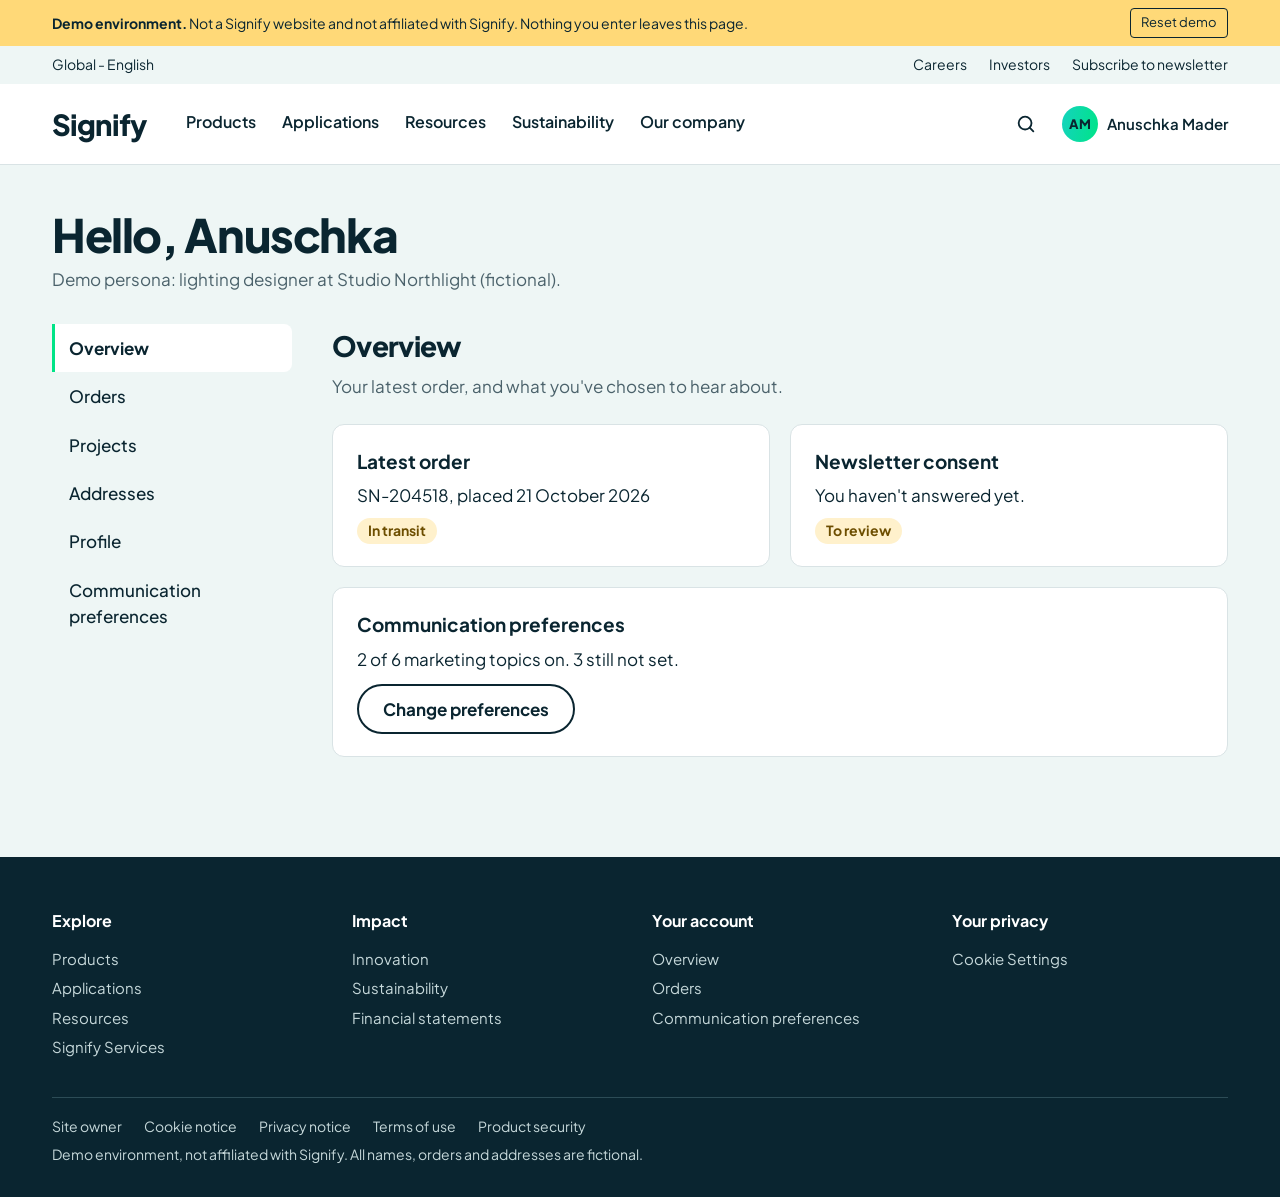
<file: account.html>
<!doctype html>
<!-- DEMO ENVIRONMENT, not affiliated with Signify. Fictional persona and data only. -->
<html lang="en">
<head>
<!-- ==================== PASTE THE ONETRUST COOKIE BANNER SCRIPT HERE ==================== -->

<!-- ================================ END ONETRUST SCRIPT ================================ -->
<meta charset="utf-8">
<meta name="viewport" content="width=device-width, initial-scale=1">
<meta name="robots" content="noindex, nofollow">
<title>My account (demo)</title>

<!-- Web form IDs and switches live in js/onetrust-config.js -->
<script src="js/onetrust-config.js"></script>
<script src="js/images.js"></script>

<link rel="preconnect" href="https://fonts.googleapis.com">
<link rel="preconnect" href="https://fonts.gstatic.com" crossorigin>
<link href="https://fonts.googleapis.com/css2?family=Plus+Jakarta+Sans:wght@400;500;600;700;800&display=swap" rel="stylesheet">
<link rel="stylesheet" href="css/site.css">
</head>
<body>

<div class="strip" role="note">
  <div class="wrap">
    <span><strong>Demo environment.</strong> Not a Signify website and not affiliated with Signify. <span id="strip-data">Nothing you enter leaves this page.</span></span>
    <span class="strip-tools">
      <button type="button" data-act="reset">Reset demo</button>
    </span>
  </div>
</div>

<div class="utility">
  <div class="wrap">
    <span class="market">Global - English</span>
    <a class="sub" href="#" data-dead>Careers</a>
    <a class="sub" href="#" data-dead>Investors</a>
    <a href="index.html#newsletter">Subscribe to newsletter</a>
  </div>
</div>

<header class="site">
  <div class="wrap">
    <a class="brand" href="index.html">Signify</a>
    <nav class="primary" aria-label="Main">
      <a href="index.html#products">Products</a>
      <a href="index.html#applications">Applications</a>
      <a href="index.html#resources">Resources</a>
      <a href="index.html#sustainability">Sustainability</a>
      <a href="#" data-dead>Our company</a>
    </nav>
    <div class="head-tools">
      <button type="button" class="icon-btn" data-dead aria-label="Search"><svg width="22" height="22" viewBox="0 0 24 24" fill="none" stroke="currentColor" stroke-width="2" stroke-linecap="round" aria-hidden="true"><circle cx="11" cy="11" r="7"/><path d="m20 20-4-4"/></svg></button>
      <a class="account-link" href="#account" aria-label="My account, Anuschka Mader"><span class="avatar" aria-hidden="true">AM</span><span class="nm">Anuschka Mader</span></a>
    </div>
  </div>
</header>

<main>
<div class="view on" id="view-account">
    <div class="wrap account">
      <div class="account-head">
        <h1>Hello, Anuschka</h1>
        <p>Demo persona: lighting designer at Studio Northlight (fictional).</p>
      </div>
      <div class="account-grid">
        <nav class="side" aria-label="Account">
          <a href="#account">Overview</a>
          <a href="#orders">Orders</a>
          <a href="#projects">Projects</a>
          <a href="#addresses">Addresses</a>
          <a href="#profile">Profile</a>
          <a href="#preferences">Communication preferences</a>
        </nav>
        <div>
          <div class="panel" id="panel-account">
            <h2>Overview</h2>
            <p class="intro">Your latest order, and what you've chosen to hear about.</p>
            <div class="twoup">
              <div class="sheet"><h3>Latest order</h3><p>SN-204518, placed 21 October 2026</p><p style="margin-top:8px"><span class="pill">In transit</span></p></div>
              <div class="sheet"><h3>Newsletter consent</h3><p id="ov-consent-text">You haven't answered yet.</p><p style="margin-top:8px"><span class="pill" id="ov-consent">To review</span></p></div>
            </div>
            <div class="sheet"><h3>Communication preferences</h3><p id="ov-summary"></p><p style="margin-top:12px"><a class="btn ghost" href="#preferences">Change preferences</a></p></div>
          </div>

          <div class="panel" id="panel-orders">
            <h2>Orders</h2><p class="intro">Fictional orders for this demo.</p>
            <div class="sheet scroll"><table>
              <thead><tr><th>Order</th><th>Date</th><th>Project</th><th>Status</th></tr></thead>
              <tbody>
                <tr><td>SN-204518</td><td>21 Oct 2026</td><td>Harbour office refit</td><td><span class="pill">In transit</span></td></tr>
                <tr><td>SN-203977</td><td>2 Sep 2026</td><td>School sports hall</td><td><span class="pill ok">Delivered</span></td></tr>
                <tr><td>SN-202640</td><td>11 Jun 2026</td><td>Harbour office refit</td><td><span class="pill ok">Delivered</span></td></tr>
              </tbody>
            </table></div>
          </div>

          <div class="panel" id="panel-projects">
            <h2>Projects</h2><p class="intro">Saved lighting projects and their warranty dates.</p>
            <div class="sheet scroll"><table>
              <thead><tr><th>Project</th><th>Sector</th><th>Warranty until</th></tr></thead>
              <tbody>
                <tr><td>Harbour office refit</td><td>Office</td><td>June 2031</td></tr>
                <tr><td>School sports hall</td><td>Education</td><td>September 2031</td></tr>
              </tbody>
            </table></div>
          </div>

          <div class="panel" id="panel-addresses">
            <h2>Addresses</h2><p class="intro">Where we send deliveries and invoices.</p>
            <div class="twoup">
              <div class="sheet"><h3>Delivery</h3><p>Studio Northlight<br>12 Example Street<br>00000 Demo City</p></div>
              <div class="sheet"><h3>Invoices</h3><p>Studio Northlight, Accounts<br>12 Example Street<br>00000 Demo City</p></div>
            </div>
          </div>

          <div class="panel" id="panel-profile">
            <h2>Profile</h2><p class="intro">Everything here is fictional.</p>
            <div class="sheet"><dl class="facts">
              <dt>Name</dt><dd>Anuschka Mader</dd>
              <dt>Email</dt><dd>anuschka.mader@example.com</dd>
              <dt>Company</dt><dd>Studio Northlight</dd>
              <dt>Role</dt><dd>Lighting designer</dd>
              <dt>Language</dt><dd>English</dd>
            </dl></div>
          </div>

          <div class="panel" id="panel-preferences">
            <h2>Communication preferences</h2>
            <p class="intro">Turn each topic on or off, then set how often you hear from us. Service messages about your orders and warranties always reach you.</p>
            <!-- Optional OneTrust preference centre embed. It stays hidden until something renders into it. -->
            <div id="ot-pref-center"></div>
            <div id="purposes"></div>
            <div class="save-bar">
              <span id="save-state" role="status">No unsaved changes</span>
              <span class="acts">
                <button type="button" class="btn ghost" id="optout-all">Turn off all marketing</button>
                <button type="button" class="btn glow" id="save-prefs" disabled>Save preferences</button>
              </span>
            </div>
            <div class="sheet">
              <h3>Consent history</h3>
              <p style="color:var(--steel);margin-bottom:10px">Every change is recorded with the date and where you made it.</p>
              <div class="scroll"><table>
                <thead><tr><th>Date</th><th>Topic</th><th>Change</th><th>Made in</th></tr></thead>
                <tbody id="receipts"></tbody>
              </table></div>
            </div>
          </div>
        </div>
      </div>
    </div>
</div>
</main>


<footer class="site">
  <div class="wrap">
    <div class="foot-grid">
      <div><h3>Explore</h3><a href="index.html#products">Products</a><a href="index.html#applications">Applications</a><a href="index.html#resources">Resources</a><a href="#" data-dead>Signify Services</a></div>
      <div><h3>Impact</h3><a href="#" data-dead>Innovation</a><a href="index.html#sustainability">Sustainability</a><a href="#" data-dead>Financial statements</a></div>
      <div><h3>Your account</h3><a href="#account">Overview</a><a href="#orders">Orders</a><a href="#preferences">Communication preferences</a></div>
      <div><h3>Your privacy</h3><a id="ot-sdk-btn" class="ot-sdk-show-settings" href="#">Cookie Settings</a></div>
    </div>
    <div class="foot-note">
      <a href="#" data-dead>Site owner</a><a href="#" data-dead>Cookie notice</a><a href="#" data-dead>Privacy notice</a><a href="#" data-dead>Terms of use</a><a href="#" data-dead>Product security</a>
      <span>Demo environment, not affiliated with Signify. All names, orders and addresses are fictional.</span>
    </div>
  </div>
</footer>

<div class="scrim" id="scrim"></div>

<!-- Newsletter pop-up. The OneTrust web form renders into #ot-container. -->
<div class="modal" id="signup" role="dialog" aria-modal="true" aria-labelledby="signup-title" inert>
  <div class="signup-art">
    <h2 id="signup-title">Be the first!</h2>
    <p>New products, training dates and event invitations. Choose your topics now, and change them whenever you like.</p>
  </div>
  <div class="signup-body">
    <button type="button" class="close" id="signup-close" aria-label="Close pop-up">×</button>
    <div id="ot-container"></div>
    <form id="fallback-form">
      <div class="fields-two">
        <div class="field"><label for="f-name">First name</label><input id="f-name" name="firstName" autocomplete="off" value="Anuschka" required></div>
        <div class="field"><label for="f-email">Work email</label><input id="f-email" name="email" type="email" autocomplete="off" value="anuschka.mader@example.com" required></div>
      </div>
      <div class="field"><label for="f-role">Your role</label>
        <select id="f-role" name="role"><option>Lighting designer or engineer</option><option>System integrator</option><option>Installer or wholesaler</option><option>Facility or building manager</option></select>
      </div>
      <label class="check"><input type="checkbox" id="f-consent" name="consent" required><span>Send me Signify product news and event invitations by email. I can opt out at any time.</span></label>
      <button class="btn glow" type="submit">Subscribe</button>
    </form>
  </div>
</div>

<div id="toast" role="status" aria-live="polite"></div>

<!-- Dummy tags for the CMP auto-blocking demo. They only log to the console.
     Inert until the matching category is allowed. With the real CMP live, OneTrust activates them itself. -->
<script type="text/plain" class="optanon-category-C0002" data-demo-tag>console.log("[Demo analytics] page view recorded (dummy tag, category C0002)");</script>
<script type="text/plain" class="optanon-category-C0004" data-demo-tag>console.log("[Demo ads] advertising pixel fired (dummy tag, category C0004)");</script>

<script src="js/site.js"></script>
</body>
</html>
</file>
<file: css/site.css>
:root{
  --ink:#0a2530; --ink-2:#123a45; --steel:#4b626b; --line:#d9e3e5;
  --mist:#eef6f5; --white:#fff; --green:#00e487; --teal:#14d3be;
  --green-ink:#00694a; --focus:#07646b; --alert:#a13c12; --notice:#ffd978;
  --grad:linear-gradient(100deg,#14d3be,#00e487);
  --font:"Plus Jakarta Sans","Helvetica Neue",Helvetica,Arial,sans-serif;
}
*{box-sizing:border-box}
html{scroll-behavior:smooth;-webkit-text-size-adjust:100%}
body{margin:0;background:var(--white);color:var(--ink);font:400 17px/1.55 var(--font)}
h1,h2,h3,p{margin:0}
a{color:inherit}
button,input,select{font:inherit;color:inherit}
button{cursor:pointer}
:focus-visible{outline:3px solid var(--focus);outline-offset:2px}
.wrap{max-width:1240px;margin:0 auto;padding:0 32px}

/* Demo strip stays on every view, and it has no close control on purpose */
.strip{position:sticky;top:0;z-index:50;background:var(--notice);color:var(--ink);font-size:14px;line-height:1.35}
.strip .wrap{display:flex;gap:8px 24px;align-items:center;justify-content:space-between;flex-wrap:wrap;padding-top:8px;padding-bottom:8px}
.strip strong{font-weight:700}
.strip-tools{display:flex;gap:6px;flex-wrap:wrap}
.strip-tools button{background:none;border:1px solid var(--ink);border-radius:4px;padding:3px 10px;font-size:13px;min-height:30px}
.strip-tools button:hover{background:var(--ink);color:var(--notice)}

.utility{background:var(--mist);font-size:14px}
.utility .wrap{display:flex;justify-content:flex-end;gap:22px;align-items:center;min-height:38px}
.utility a,.utility button{background:none;border:0;padding:4px 0;text-decoration:none;font-size:14px}
.utility a:hover,.utility button:hover{text-decoration:underline;text-underline-offset:3px}
.utility .market{margin-right:auto}
header.site{background:var(--white);border-bottom:1px solid var(--line)}
header.site .wrap{display:flex;align-items:center;gap:40px;min-height:80px}
.brand{font-size:29px;font-weight:800;letter-spacing:-.03em;text-decoration:none;line-height:1}
.brand small{display:block;font-size:12px;font-weight:500;letter-spacing:0;color:var(--steel);margin-top:4px}
nav.primary{display:flex;gap:26px;flex:1}
nav.primary a{text-decoration:none;font-weight:600;font-size:16px;padding:8px 0;border-bottom:3px solid transparent}
nav.primary a:hover{border-image:var(--grad) 1}
.head-tools{display:flex;gap:14px;align-items:center}
.icon-btn{background:none;border:0;width:44px;height:44px;display:grid;place-items:center;border-radius:50%}
.icon-btn:hover{background:var(--mist)}
.account-link{display:flex;gap:9px;align-items:center;text-decoration:none;font-weight:600;font-size:15px}
.avatar{width:36px;height:36px;border-radius:50%;background:var(--grad);color:var(--ink);display:grid;place-items:center;font-size:13px;font-weight:800}

.view{display:none}
.view.on{display:block}

.btn{display:inline-flex;align-items:center;justify-content:center;min-height:48px;padding:10px 24px;border-radius:30px;border:2px solid var(--ink);background:var(--ink);color:var(--white);font-weight:700;text-decoration:none}
.btn:hover{background:var(--ink-2);border-color:var(--ink-2)}
.btn.glow{background:var(--green);border-color:var(--green);color:var(--ink)}
.btn.glow:hover{background:var(--teal);border-color:var(--teal)}
.btn.ghost{background:none;color:inherit;border-color:currentColor}
.btn.ghost:hover{background:rgba(120,150,155,.16)}

/* Hero: one headline over a set of drawn scenes */
.hero{position:relative;background:var(--ink);color:var(--white);overflow:hidden;min-height:620px;display:flex;align-items:flex-end}
.slide{position:absolute;inset:0;opacity:0;transition:opacity .6s}
.slide.on{opacity:1}
.slide img{position:absolute;inset:0;width:100%;height:100%;object-fit:cover;object-position:center}
.hero::after{content:"";position:absolute;inset:0;background:linear-gradient(90deg,rgba(10,37,48,.85) 0%,rgba(10,37,48,.5) 45%,rgba(10,37,48,.1) 75%)}
.hero .wrap{position:relative;z-index:2;width:100%;padding-top:64px;padding-bottom:56px}
.hero h1{font-size:clamp(46px,7.4vw,104px);line-height:.98;letter-spacing:-.04em;font-weight:800;max-width:9ch}
.hero .cta{margin-top:28px}
.hero-foot{display:flex;align-items:center;gap:16px;margin-top:32px;flex-wrap:wrap}
.hero-foot p{font-size:15px;color:#d8e8e8;min-width:15em}
.dots{display:flex;gap:6px}
.dots button{width:44px;height:44px;border:0;background:none;padding:0;display:grid;place-items:center}
.dots button::before{content:"";width:30px;height:4px;border-radius:2px;background:rgba(255,255,255,.45)}
.dots button[aria-current="true"]::before{background:var(--green)}

section.block{padding:84px 0}
section.block h2{font-size:clamp(30px,3.6vw,46px);letter-spacing:-.03em;line-height:1.1;font-weight:800;max-width:20ch}
section.tinted{background:var(--mist)}
.lede{max-width:36em;margin-top:14px;color:var(--steel);font-size:19px}
.head-row{display:flex;justify-content:space-between;align-items:flex-end;gap:20px;flex-wrap:wrap}
.tiles{display:grid;grid-template-columns:1fr 1fr;gap:24px;margin-top:40px}
.tile{position:relative;min-height:340px;border-radius:14px;overflow:hidden;display:flex;align-items:flex-end;padding:28px;color:var(--white);text-decoration:none;background:var(--ink)}
.tile div{position:relative}
.tile h3{font-size:32px;letter-spacing:-.025em;font-weight:800}
.tile span{color:#e0efef}
.tags{display:flex;flex-wrap:wrap;gap:10px;margin-top:28px}
.tags a{border:1px solid var(--ink);padding:9px 18px;border-radius:40px;text-decoration:none;font-weight:600;font-size:15px}
.tags a:hover{background:var(--ink);color:var(--white)}
.mosaic{display:grid;grid-template-columns:repeat(4,1fr);grid-auto-rows:190px;gap:12px;margin-top:40px}
.mosaic a{position:relative;border-radius:12px;background:var(--ink);color:var(--white);padding:16px;display:flex;align-items:flex-end;text-decoration:none;font-weight:700;overflow:hidden}
.mosaic a:nth-child(1){grid-column:span 2;grid-row:span 2}
 .mosaic a:hover{text-decoration:underline;text-underline-offset:4px}
.purposebrand{background:var(--grad);color:var(--ink)}
.purposebrand .wrap{display:grid;grid-template-columns:minmax(0,1.2fr) minmax(0,1fr);gap:40px;align-items:center;padding-top:72px;padding-bottom:72px}
.purposebrand h2{font-size:clamp(34px,4.4vw,58px);letter-spacing:-.035em;line-height:1.04;font-weight:800}
.purposebrand p{font-size:19px;margin-bottom:20px}
.profiles{display:grid;grid-template-columns:repeat(3,1fr);gap:20px;margin-top:36px}
.profiles a{background:var(--white);border-radius:12px;padding:24px;text-decoration:none;min-height:170px;display:flex;flex-direction:column;justify-content:space-between;gap:14px;border:1px solid var(--line)}
.profiles a:hover b{text-decoration:underline;text-underline-offset:4px}
.profiles b{font-size:21px;letter-spacing:-.015em;line-height:1.25}
.profiles span{color:var(--steel);font-size:16px}
.closing{display:grid;grid-template-columns:1fr 1fr}
.closing>div{padding:64px max(32px,calc((100vw - 1176px)/2))}
.closing .a{background:var(--ink);color:var(--white)}
.closing h2{font-size:34px;letter-spacing:-.025em;font-weight:800;line-height:1.1}
.closing p{margin:10px 0 20px;max-width:30em}
.closing .a p{color:#d8e8e8}
.closing .b{background:var(--mist)}

footer.site{background:var(--ink);color:var(--white);padding:52px 0 32px;font-size:15px}
.foot-grid{display:grid;grid-template-columns:repeat(4,1fr);gap:24px}
.foot-grid h3{font-size:16px;margin-bottom:10px}
.foot-grid a{display:block;text-decoration:none;color:#c6d8da;padding:3px 0}
.foot-grid a:hover{color:var(--green);text-decoration:underline}
.foot-note{margin-top:36px;padding-top:18px;border-top:1px solid #2c4c56;color:#c6d8da;font-size:14px;display:flex;gap:6px 22px;flex-wrap:wrap}
.foot-note a{text-decoration:none}
.foot-note a:hover{text-decoration:underline}
.foot-note span{width:100%}
#ot-sdk-btn.ot-sdk-show-settings{all:unset;cursor:pointer;display:block;color:#c6d8da;padding:3px 0;font:inherit}
#ot-sdk-btn.ot-sdk-show-settings:hover{color:var(--green);text-decoration:underline}
#ot-sdk-btn.ot-sdk-show-settings:focus-visible{outline:3px solid var(--green);outline-offset:2px}

/* Account */
#view-account{background:var(--mist)}
.account{padding:44px 32px 80px}
.account h1{font-size:clamp(32px,4vw,46px);letter-spacing:-.03em;line-height:1.1;font-weight:800}
.account-head p{color:var(--steel);margin-top:6px}
.account-grid{display:grid;grid-template-columns:240px minmax(0,1fr);gap:40px;margin-top:32px}
.side a{display:block;padding:11px 14px;text-decoration:none;border-left:3px solid transparent;font-weight:500;border-radius:0 8px 8px 0}
.side a:hover{background:var(--white)}
.side a[aria-current="page"]{border-left-color:var(--green);background:var(--white);font-weight:700}
.panel{display:none}
.panel.on{display:block}
.panel h2{font-size:28px;letter-spacing:-.025em;margin-bottom:6px;font-weight:800}
.panel>p.intro{color:var(--steel);max-width:38em;margin-bottom:24px}
.sheet{background:var(--white);border:1px solid var(--line);border-radius:12px;padding:22px 24px;margin-bottom:20px}
.sheet h3{font-size:19px;margin-bottom:6px}
.twoup{display:grid;grid-template-columns:1fr 1fr;gap:20px}
.scroll{overflow-x:auto}
table{border-collapse:collapse;width:100%;font-size:16px}
th{text-align:left;font-weight:700;color:var(--steel);font-size:14px;padding:8px 14px 8px 0;border-bottom:2px solid var(--ink);white-space:nowrap}
td{padding:12px 14px 12px 0;border-bottom:1px solid var(--line);vertical-align:top}
tr:last-child td{border-bottom:0}
.pill{display:inline-block;font-size:14px;font-weight:700;padding:2px 11px;border-radius:30px;background:#fff1cc;color:#6d4e00}
.pill.ok{background:#d6f8ea;color:var(--green-ink)}
dl.facts{display:grid;grid-template-columns:170px 1fr;gap:8px 16px;margin:0}
dl.facts dt{color:var(--steel)}
dl.facts dd{margin:0}

/* Preference centre: each purpose is a light on a dimmer */
.purpose{background:var(--white);border:1px solid var(--line);border-radius:12px;margin-bottom:14px;overflow:hidden}
.purpose-main{display:grid;grid-template-columns:44px minmax(0,1fr) auto;gap:16px;padding:20px 22px;align-items:start}
.bulb{width:38px;height:38px;border-radius:50%;background:#dfe7e8;margin-top:2px;transition:background .3s,box-shadow .3s}
.purpose.is-on .bulb{background:var(--grad);box-shadow:0 0 0 calc(var(--glow,1)*4px) rgba(0,228,135,.22),0 0 calc(var(--glow,1)*16px) calc(var(--glow,1)*5px) rgba(20,211,190,.45)}
.purpose h3{font-size:19px;line-height:1.3}
.purpose p{color:var(--steel);margin-top:3px;max-width:42em}
.meta{font-size:14px;color:var(--steel);margin-top:8px}
.meta.unset{color:var(--alert);font-weight:600}
.switch{position:relative;display:inline-block;width:56px;height:32px;flex:none}
.switch input{position:absolute;inset:0;width:100%;height:100%;margin:0;opacity:0;cursor:pointer}
.switch span{position:absolute;inset:0;border-radius:32px;background:#83979f;transition:background .2s;pointer-events:none}
.switch span::after{content:"";position:absolute;width:26px;height:26px;left:3px;top:3px;border-radius:50%;background:#fff;transition:transform .2s}
.switch input:checked+span{background:var(--ink)}
.switch input:checked+span::after{transform:translateX(24px);background:var(--green)}
.switch input:focus-visible+span{outline:3px solid var(--focus);outline-offset:2px}
.switch input:disabled{cursor:not-allowed}
.switch input:disabled+span{opacity:.55}
.purpose-more{display:none;grid-template-columns:minmax(0,1.25fr) minmax(0,1fr);gap:24px;padding:16px 22px 20px 82px;border-top:1px solid var(--line);background:#f8fbfb}
.purpose.is-on .purpose-more{display:grid}
fieldset{border:0;padding:0;margin:0;min-width:0}
legend{padding:0;font-size:14px;font-weight:700;margin-bottom:8px}
.dimmer{display:grid;grid-template-columns:repeat(3,1fr);border:1px solid var(--ink);border-radius:8px;overflow:hidden}
.dimmer label{position:relative;text-align:center;font-size:14px;font-weight:600;padding:10px 4px;cursor:pointer;border-left:1px solid var(--ink);min-height:44px;display:flex;align-items:center;justify-content:center}
.dimmer label:first-child{border-left:0}
.dimmer input{position:absolute;opacity:0;inset:0;margin:0;cursor:pointer}
.dimmer label:has(input:checked){background:var(--green)}
.dimmer label:has(input:focus-visible){outline:3px solid var(--focus);outline-offset:-3px}
.channels{display:flex;flex-wrap:wrap;gap:6px 18px}
.channels label{display:flex;align-items:center;gap:7px;font-size:15px;min-height:32px}
.channels input,.check input{width:19px;height:19px;accent-color:var(--ink);margin:0;flex:none}
.save-bar{position:sticky;bottom:12px;background:var(--ink);color:var(--white);padding:12px 18px;border-radius:12px;display:flex;justify-content:space-between;align-items:center;gap:12px;flex-wrap:wrap;margin:18px 0 28px}
.save-bar .acts{display:flex;gap:10px;flex-wrap:wrap}
.save-bar .btn{min-height:44px}
.save-bar .btn[disabled]{opacity:.5;cursor:not-allowed}
#ot-pref-center:empty{display:none}

/* Cookie banner and pop-up */
.scrim{position:fixed;inset:0;background:rgba(10,37,48,.62);z-index:60;opacity:0;pointer-events:none;transition:opacity .2s}
.scrim.on{opacity:1;pointer-events:auto}
.modal{position:fixed;z-index:70;background:var(--white);border-radius:14px;box-shadow:0 24px 60px rgba(10,37,48,.4);max-height:calc(100vh - 32px);overflow:auto}
/* Closed pop-ups stay full size and off-screen: the OneTrust SDK will not render into a hidden container */
.modal{left:-300vw;top:16px}
.modal.open{left:50%;top:50%;transform:translate(-50%,-50%)}
#signup{width:min(880px,calc(100vw - 32px));display:grid;grid-template-columns:minmax(0,5fr) minmax(0,7fr)}
.signup-art{background:var(--grad);color:var(--ink);padding:30px;min-height:100%}
.signup-art h2{font-size:42px;line-height:1.02;letter-spacing:-.035em;font-weight:800}
.signup-art p{margin-top:12px;font-size:16px}
.signup-body{padding:28px 30px;position:relative}
.close{position:absolute;right:10px;top:10px;width:44px;height:44px;border:0;background:none;font-size:24px;line-height:1;border-radius:50%}
.close:hover{background:var(--mist)}
#ot-container{min-height:1px}
#ot-container input,#ot-container select,#ot-container textarea{font:inherit;border:1px solid var(--steel);border-radius:8px;padding:10px 12px}
#ot-container label{font-weight:500;font-size:15px}
#ot-container button{font:inherit;font-weight:700;background:var(--green);color:var(--ink);border:0;border-radius:30px;min-height:48px;padding:10px 24px}
.field{margin-bottom:12px}
.field label{display:block;font-size:15px;font-weight:600;margin-bottom:4px}
.field input,.field select{width:100%;min-height:44px;border:1px solid var(--steel);border-radius:8px;padding:8px 12px;background:#fff}
.fields-two{display:grid;grid-template-columns:1fr 1fr;gap:12px}
.fields-two .field{padding-right:0}
.check{display:flex;gap:10px;font-size:15px;align-items:flex-start;margin:6px 0 14px;line-height:1.4}
.check input{margin-top:2px}
#fallback-form .btn{width:100%}
#toast{position:fixed;left:50%;top:92px;transform:translate(-50%,-12px);background:var(--ink);color:#fff;padding:12px 20px;border-radius:10px;z-index:90;opacity:0;pointer-events:none;transition:.2s;max-width:calc(100vw - 32px);font-size:16px}
#toast.on{opacity:1;transform:translate(-50%,0)}

@media (max-width:1060px){nav.primary{display:none}header.site .wrap{justify-content:space-between}.mosaic{grid-template-columns:repeat(2,1fr)}}
@media (max-width:760px){
  .wrap{padding:0 16px}
  .account{padding:32px 16px 60px}
  .strip-tools{display:none}
  .utility .wrap{gap:14px}
  .utility .sub{display:none}
  .account-link .nm{display:none}
  .hero{min-height:560px}
  .hero::after{background:linear-gradient(0deg,rgba(10,37,48,.85),rgba(10,37,48,.25) 80%)}
  section.block{padding:56px 0}
  .tiles,.profiles,.purposebrand .wrap,.closing{grid-template-columns:1fr}
  .tile{min-height:230px}
  .closing>div{padding:44px 16px}
  .foot-grid{grid-template-columns:1fr 1fr}
  .account-grid{grid-template-columns:minmax(0,1fr);gap:20px}
  .side{display:flex;overflow-x:auto;border-bottom:1px solid var(--line)}
  .side a{white-space:nowrap;border-left:0;border-bottom:3px solid transparent;border-radius:0}
  .side a[aria-current="page"]{border-bottom-color:var(--green)}
  .twoup,.fields-two{grid-template-columns:1fr}
  .purpose-main{grid-template-columns:32px minmax(0,1fr) auto;gap:12px;padding:16px}
  .bulb{width:28px;height:28px}
  .purpose-more{grid-template-columns:1fr;padding:14px 16px}
  dl.facts{grid-template-columns:1fr;gap:0}
  dl.facts dd{margin-bottom:10px}
  #signup{grid-template-columns:1fr}
  .signup-art{padding:22px 54px 22px 22px;min-height:0}
  .signup-art h2{font-size:30px}
  .signup-body{padding:20px 22px;position:static}
  .close{z-index:2}
}
@media (prefers-reduced-motion:reduce){
  html{scroll-behavior:auto}
  *{transition:none!important}
}
.tile img,.mosaic img{position:absolute;inset:0;width:100%;height:100%;object-fit:cover;transition:transform .4s}
.tile:hover img,.mosaic a:hover img{transform:scale(1.04)}
.tile::after,.mosaic a::after{content:"";position:absolute;inset:0;background:linear-gradient(0deg,rgba(10,37,48,.85),rgba(10,37,48,0) 55%)}
.tile div,.mosaic span{position:relative;z-index:1}
section[id],#applications{scroll-margin-top:96px}
.closing .a{cursor:pointer}
</file>
